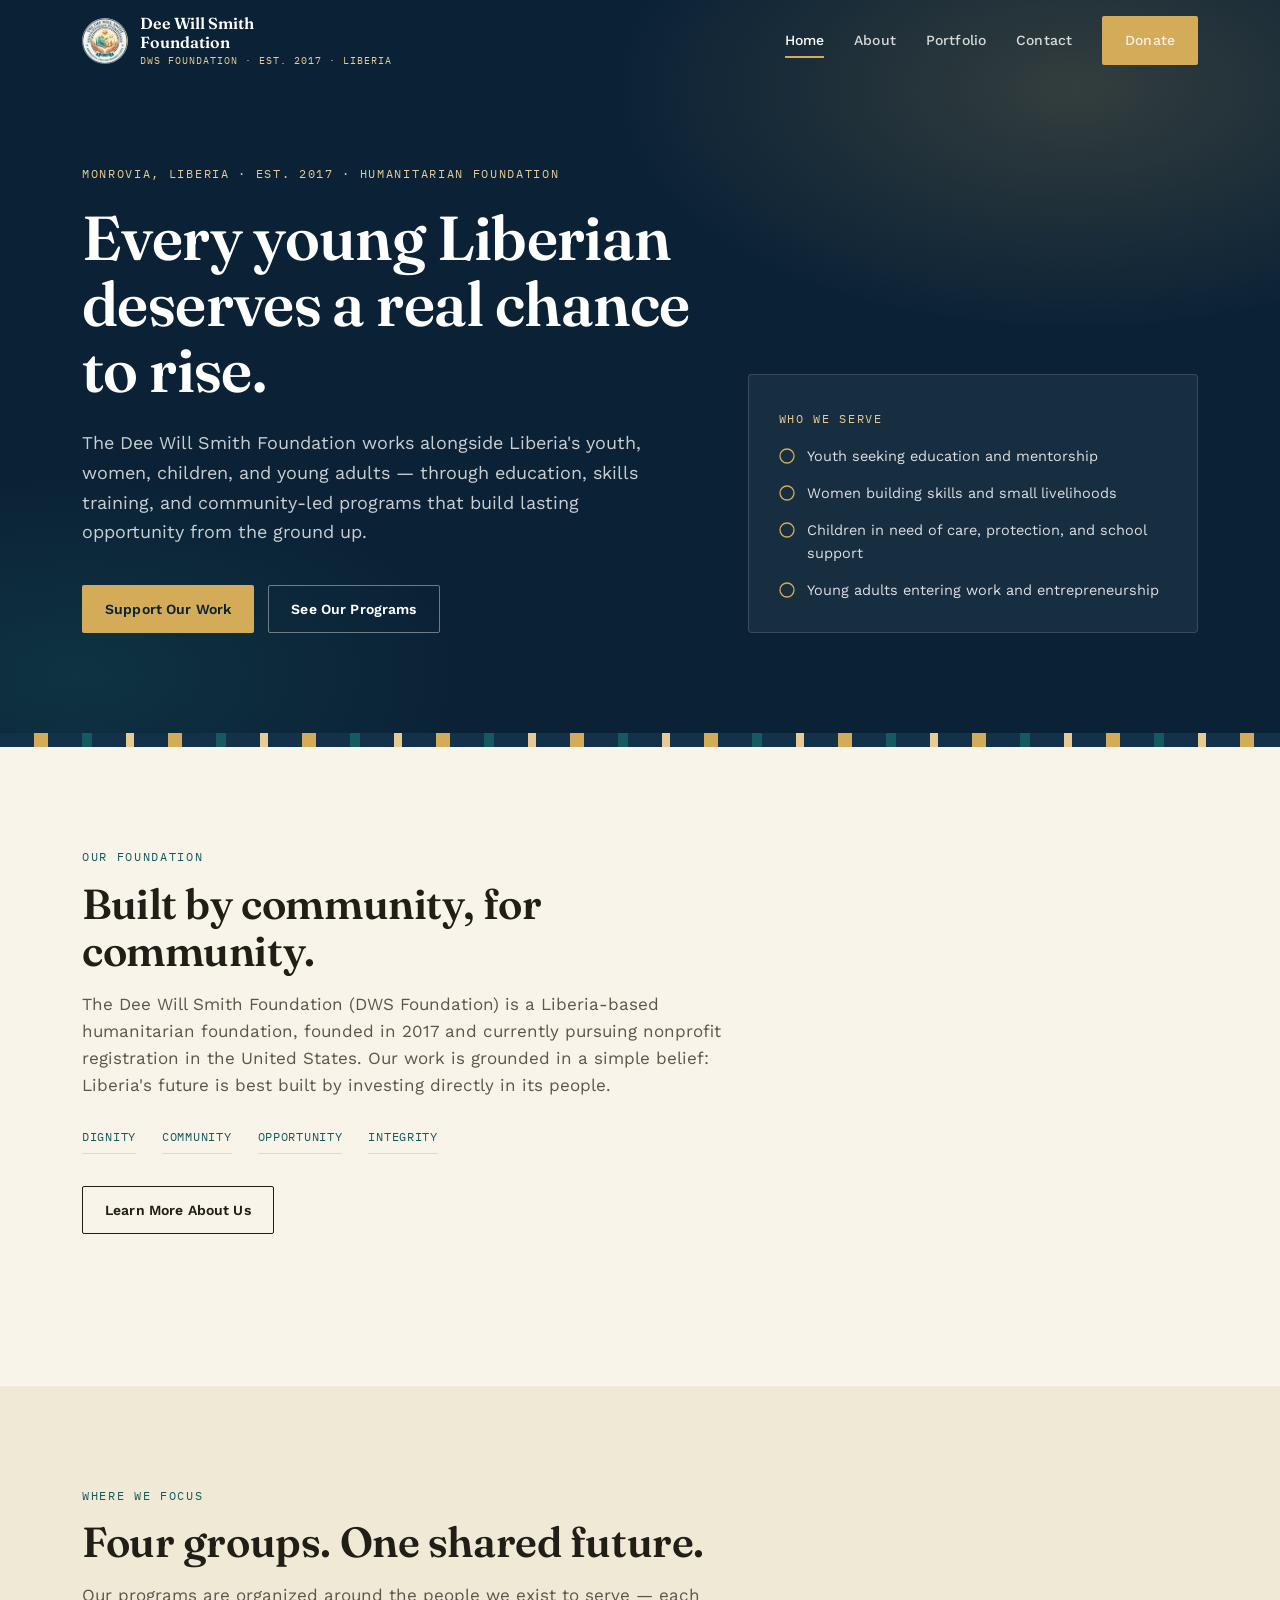
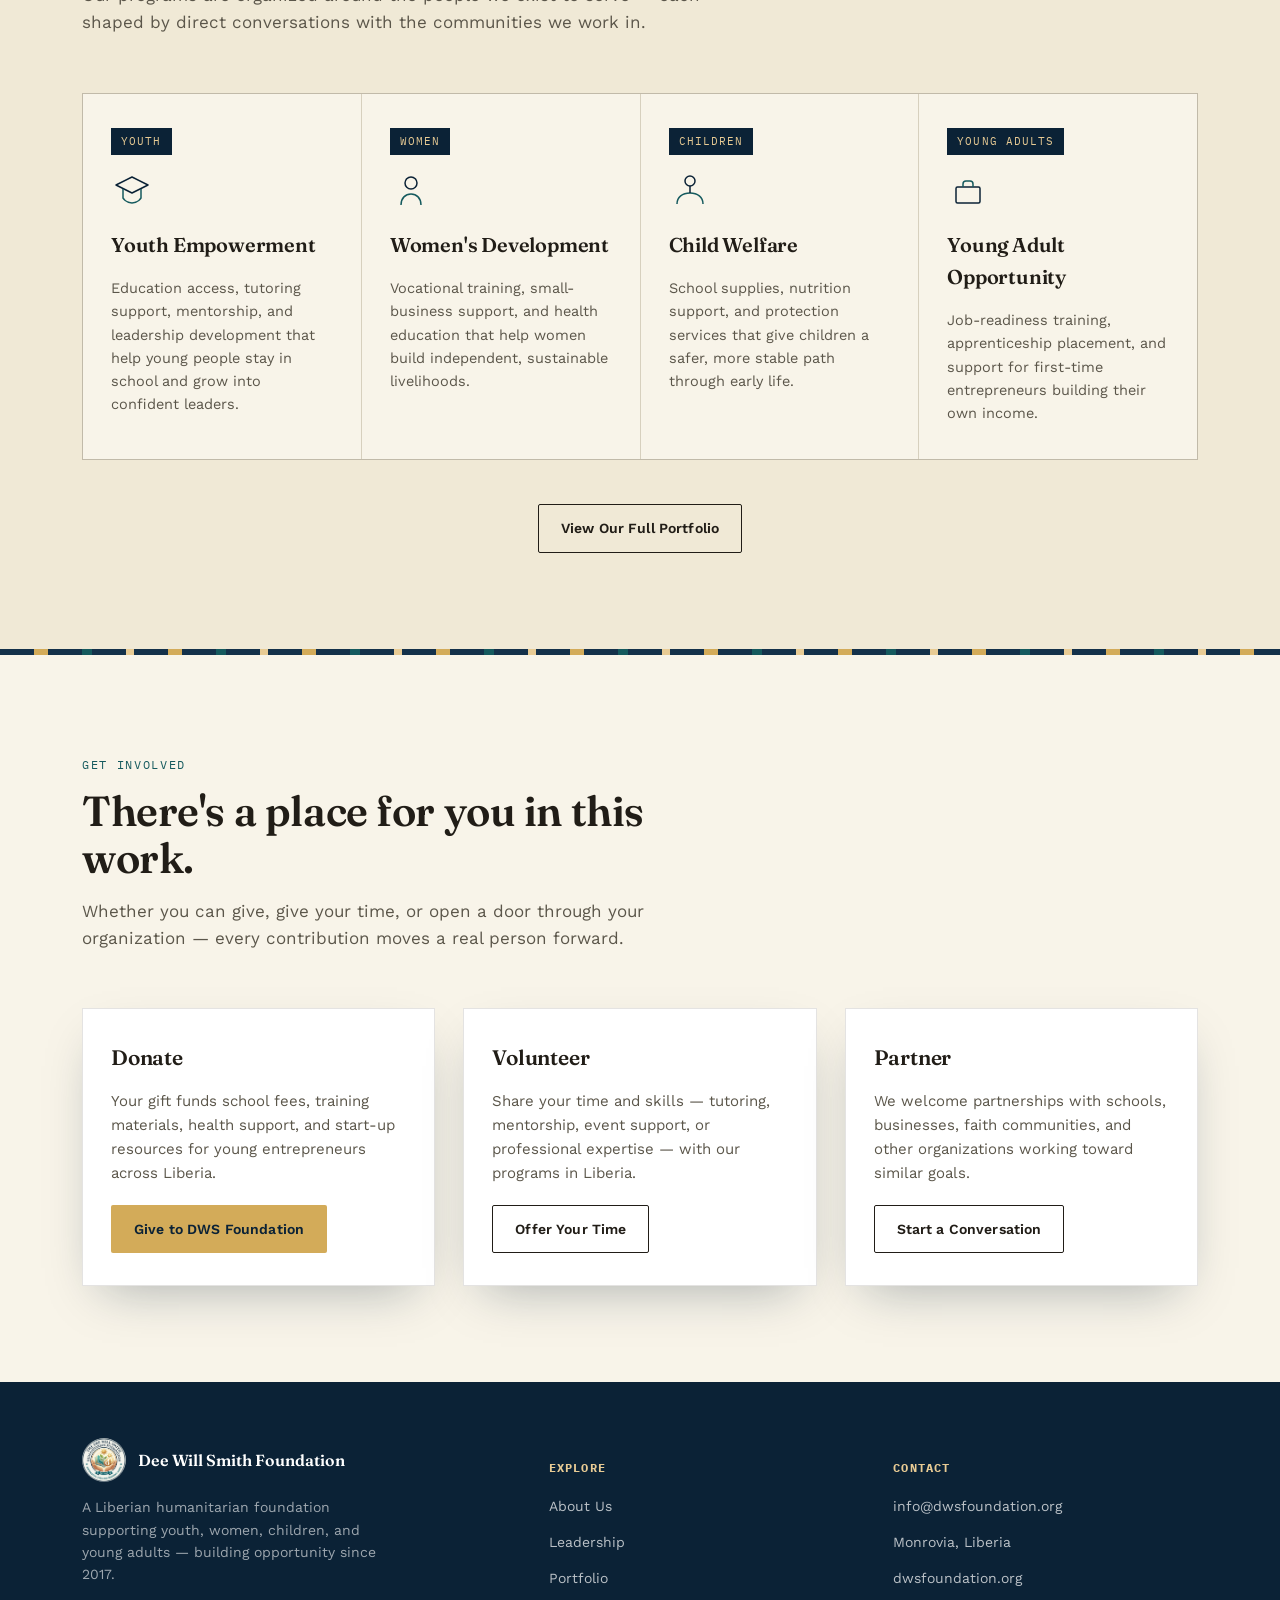
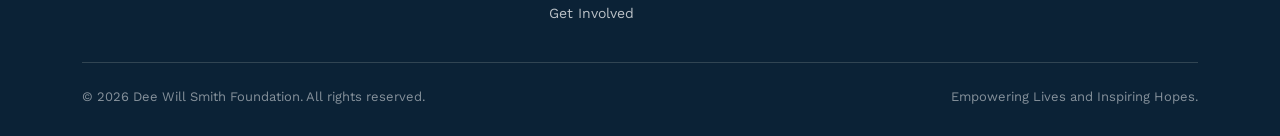
<file: index.html>
<!DOCTYPE html>
<html lang="en">
<head>
<meta charset="UTF-8">
<meta name="viewport" content="width=device-width, initial-scale=1.0">
<title>Dee Will Smith Foundation — Raising Up Liberia's Next Generation</title>
<meta name="description" content="The Dee Will Smith Foundation (DWS Foundation) is a humanitarian foundation based in Liberia, supporting youth, women, children, and young adults through education, skills training, and community programs. Est. 2017.">
<link rel="icon" type="image/png" href="dws-logo.png">
<link rel="preconnect" href="https://fonts.googleapis.com">
<link rel="preconnect" href="https://fonts.gstatic.com" crossorigin>
<link href="https://fonts.googleapis.com/css2?family=Fraunces:opsz,wght@9..144,300;9..144,400;9..144,500;9..144,600;9..144,700;9..144,900&family=Work+Sans:wght@300;400;500;600;700&family=IBM+Plex+Mono:wght@400;500&display=swap" rel="stylesheet">
<link rel="stylesheet" href="style.css">
</head>
<body>

<a class="skip-link" href="#main">Skip to content</a>

<header class="site" id="siteHeader">
  <nav>
    <a class="brand" href="index.html" aria-label="DWS Foundation home">
      <img class="brand-mark" src="dws-logo.png" alt="Dee Will Smith Foundation logo">
      <span class="brand-name">Dee Will Smith<br>Foundation<small>DWS Foundation · Est. 2017 · Liberia</small></span>
    </a>
    <button class="menu-toggle" id="menuToggle" aria-label="Toggle navigation" aria-expanded="false" aria-controls="navLinks">
      <span></span><span></span><span></span>
    </button>
    <div class="nav-links" id="navLinks">
      <a href="index.html" class="active">Home</a>
      <a href="about.html">About</a>
      <a href="portfolio.html">Portfolio</a>
      <a href="contact.html">Contact</a>
      <a class="btn btn-primary" href="contact.html#involved">Donate</a>
    </div>
  </nav>
</header>

<main id="main">

  <!-- HERO -->
  <section class="hero" id="top">
    <div class="wrap hero-inner">
      <div>
        <span class="eyebrow">Monrovia, Liberia · Est. 2017 · Humanitarian Foundation</span>
        <h1>Every young Liberian deserves a real chance to rise.</h1>
        <p class="hero-lede">The Dee Will Smith Foundation works alongside Liberia's youth, women, children, and young adults — through education, skills training, and community-led programs that build lasting opportunity from the ground up.</p>
        <div class="hero-cta">
          <a class="btn btn-primary" href="contact.html#involved">Support Our Work</a>
          <a class="btn btn-ghost-dark" href="portfolio.html">See Our Programs</a>
        </div>
      </div>
      <div class="hero-panel">
        <span class="eyebrow">Who We Serve</span>
        <ul>
          <li><svg width="16" height="16" viewBox="0 0 16 16" fill="none"><circle cx="8" cy="8" r="7" stroke="#D3AB59" stroke-width="1.3"/></svg> Youth seeking education and mentorship</li>
          <li><svg width="16" height="16" viewBox="0 0 16 16" fill="none"><circle cx="8" cy="8" r="7" stroke="#D3AB59" stroke-width="1.3"/></svg> Women building skills and small livelihoods</li>
          <li><svg width="16" height="16" viewBox="0 0 16 16" fill="none"><circle cx="8" cy="8" r="7" stroke="#D3AB59" stroke-width="1.3"/></svg> Children in need of care, protection, and school support</li>
          <li><svg width="16" height="16" viewBox="0 0 16 16" fill="none"><circle cx="8" cy="8" r="7" stroke="#D3AB59" stroke-width="1.3"/></svg> Young adults entering work and entrepreneurship</li>
        </ul>
      </div>
    </div>
  </section>
  <div class="strip-band" role="presentation"></div>

  <!-- ABOUT TEASER -->
  <section class="light" id="about-teaser">
    <div class="wrap">
      <div class="section-head reveal">
        <span class="eyebrow">Our Foundation</span>
        <h2>Built by community, for community.</h2>
        <p>The Dee Will Smith Foundation (DWS Foundation) is a Liberia-based humanitarian foundation, founded in 2017 and currently pursuing nonprofit registration in the United States. Our work is grounded in a simple belief: Liberia's future is best built by investing directly in its people.</p>
        <div class="teaser-values">
          <span>Dignity</span>
          <span>Community</span>
          <span>Opportunity</span>
          <span>Integrity</span>
        </div>
        <div class="teaser-more">
          <a class="btn btn-outline" href="about.html">Learn More About Us</a>
        </div>
      </div>
    </div>
  </section>

  <!-- PROGRAMS TEASER -->
  <section class="tint" id="programs">
    <div class="wrap">
      <div class="section-head reveal">
        <span class="eyebrow">Where We Focus</span>
        <h2>Four groups. One shared future.</h2>
        <p>Our programs are organized around the people we exist to serve — each shaped by direct conversations with the communities we work in.</p>
      </div>
      <div class="program-grid reveal">
        <div class="program-card">
          <span class="program-tag">Youth</span>
          <svg class="program-icon" viewBox="0 0 42 42" fill="none"><path d="M21 6L37 14L21 22L5 14L21 6Z" stroke="#0B2236" stroke-width="1.5" stroke-linejoin="round"/><path d="M12 18V27C12 27 15 32 21 32C27 32 30 27 30 27V18" stroke="#155A5E" stroke-width="1.5"/></svg>
          <h3>Youth Empowerment</h3>
          <p>Education access, tutoring support, mentorship, and leadership development that help young people stay in school and grow into confident leaders.</p>
        </div>
        <div class="program-card">
          <span class="program-tag">Women</span>
          <svg class="program-icon" viewBox="0 0 42 42" fill="none"><circle cx="21" cy="12" r="6" stroke="#0B2236" stroke-width="1.5"/><path d="M11 34C11 27 15.5 23 21 23C26.5 23 31 27 31 34" stroke="#155A5E" stroke-width="1.5"/></svg>
          <h3>Women's Development</h3>
          <p>Vocational training, small-business support, and health education that help women build independent, sustainable livelihoods.</p>
        </div>
        <div class="program-card">
          <span class="program-tag">Children</span>
          <svg class="program-icon" viewBox="0 0 42 42" fill="none"><circle cx="21" cy="10" r="5" stroke="#0B2236" stroke-width="1.5"/><path d="M8 33C8 26 13.5 22 21 22C28.5 22 34 26 34 33" stroke="#155A5E" stroke-width="1.5"/><path d="M21 15V22" stroke="#0B2236" stroke-width="1.5"/></svg>
          <h3>Child Welfare</h3>
          <p>School supplies, nutrition support, and protection services that give children a safer, more stable path through early life.</p>
        </div>
        <div class="program-card">
          <span class="program-tag">Young Adults</span>
          <svg class="program-icon" viewBox="0 0 42 42" fill="none"><rect x="9" y="16" width="24" height="16" rx="1.5" stroke="#0B2236" stroke-width="1.5"/><path d="M16 16V13C16 11.3431 17.3431 10 19 10H23C24.6569 10 26 11.3431 26 13V16" stroke="#155A5E" stroke-width="1.5"/></svg>
          <h3>Young Adult Opportunity</h3>
          <p>Job-readiness training, apprenticeship placement, and support for first-time entrepreneurs building their own income.</p>
        </div>
      </div>
      <div class="section-foot-link reveal">
        <a class="btn btn-outline" href="portfolio.html">View Our Full Portfolio</a>
      </div>
    </div>
  </section>
  <div class="strip-band thin" role="presentation"></div>

  <!-- GET INVOLVED TEASER -->
  <section class="light" id="involved-teaser">
    <div class="wrap">
      <div class="section-head reveal">
        <span class="eyebrow">Get Involved</span>
        <h2>There's a place for you in this work.</h2>
        <p>Whether you can give, give your time, or open a door through your organization — every contribution moves a real person forward.</p>
      </div>
      <div class="involve-grid reveal">
        <div class="involve-card">
          <h3>Donate</h3>
          <p>Your gift funds school fees, training materials, health support, and start-up resources for young entrepreneurs across Liberia.</p>
          <a class="btn btn-primary" href="contact.html#involved">Give to DWS Foundation</a>
        </div>
        <div class="involve-card">
          <h3>Volunteer</h3>
          <p>Share your time and skills — tutoring, mentorship, event support, or professional expertise — with our programs in Liberia.</p>
          <a class="btn btn-outline" href="contact.html#involved">Offer Your Time</a>
        </div>
        <div class="involve-card">
          <h3>Partner</h3>
          <p>We welcome partnerships with schools, businesses, faith communities, and other organizations working toward similar goals.</p>
          <a class="btn btn-outline" href="contact.html#involved">Start a Conversation</a>
        </div>
      </div>
    </div>
  </section>

</main>

<footer>
  <div class="wrap">
    <div class="foot-grid">
      <div>
        <div class="foot-brand">
          <img class="brand-mark" src="dws-logo.png" alt="Dee Will Smith Foundation logo" style="width:44px;height:44px;">
          <span class="brand-name">Dee Will Smith Foundation</span>
        </div>
        <p style="max-width:34ch; font-size:14px; color:rgba(255,255,255,0.6);">A Liberian humanitarian foundation supporting youth, women, children, and young adults — building opportunity since 2017.</p>
      </div>
      <div>
        <h5>Explore</h5>
        <ul>
          <li><a href="about.html">About Us</a></li>
          <li><a href="about.html#leadership">Leadership</a></li>
          <li><a href="portfolio.html">Portfolio</a></li>
          <li><a href="contact.html#involved">Get Involved</a></li>
        </ul>
      </div>
      <div>
        <h5>Contact</h5>
        <ul>
          <li><a href="mailto:info@dwsfoundation.org">info@dwsfoundation.org</a></li>
          <li><a href="contact.html">Monrovia, Liberia</a></li>
          <li><a href="index.html">dwsfoundation.org</a></li>
        </ul>
      </div>
    </div>
    <div class="foot-bottom">
      <span>© <span id="year"></span> Dee Will Smith Foundation. All rights reserved.</span>
      <span>Empowering Lives and Inspiring Hopes.</span>
    </div>
  </div>
</footer>

<script src="script.js"></script>
</body>
</html>
</file>
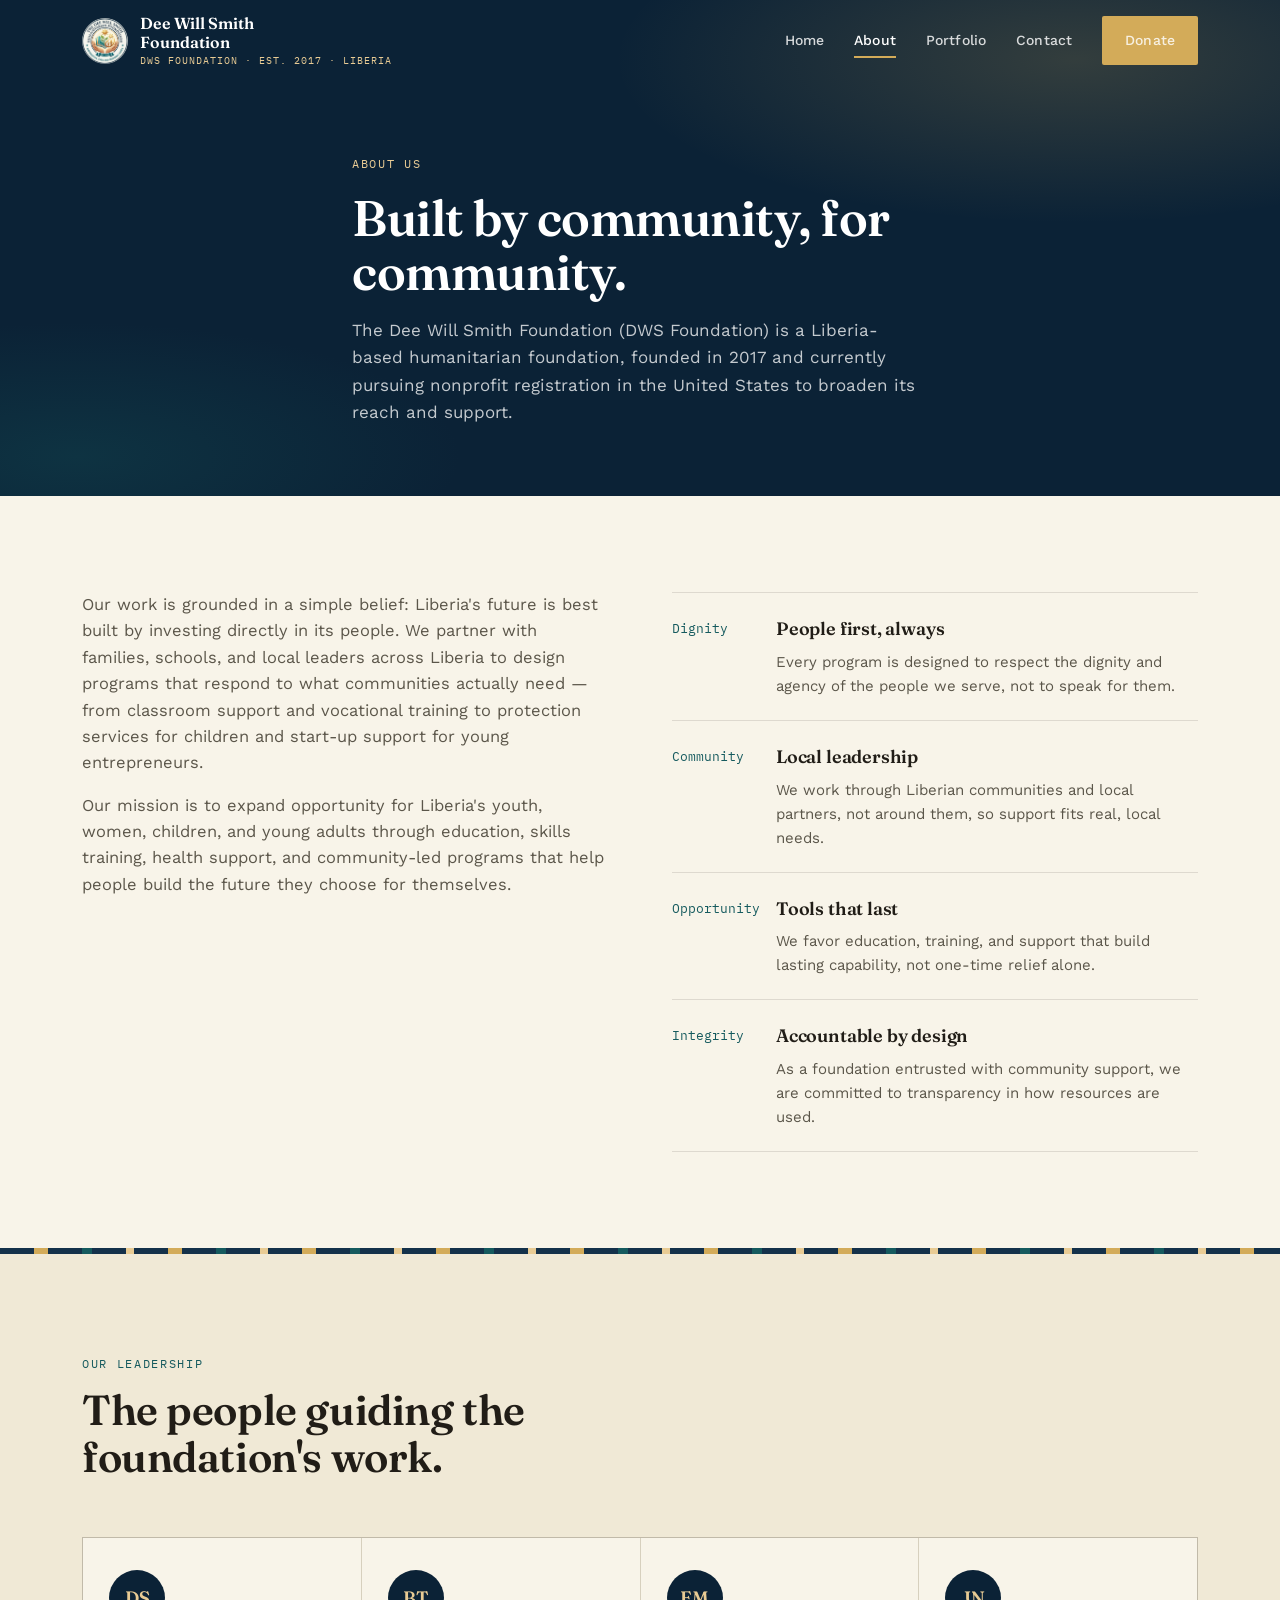
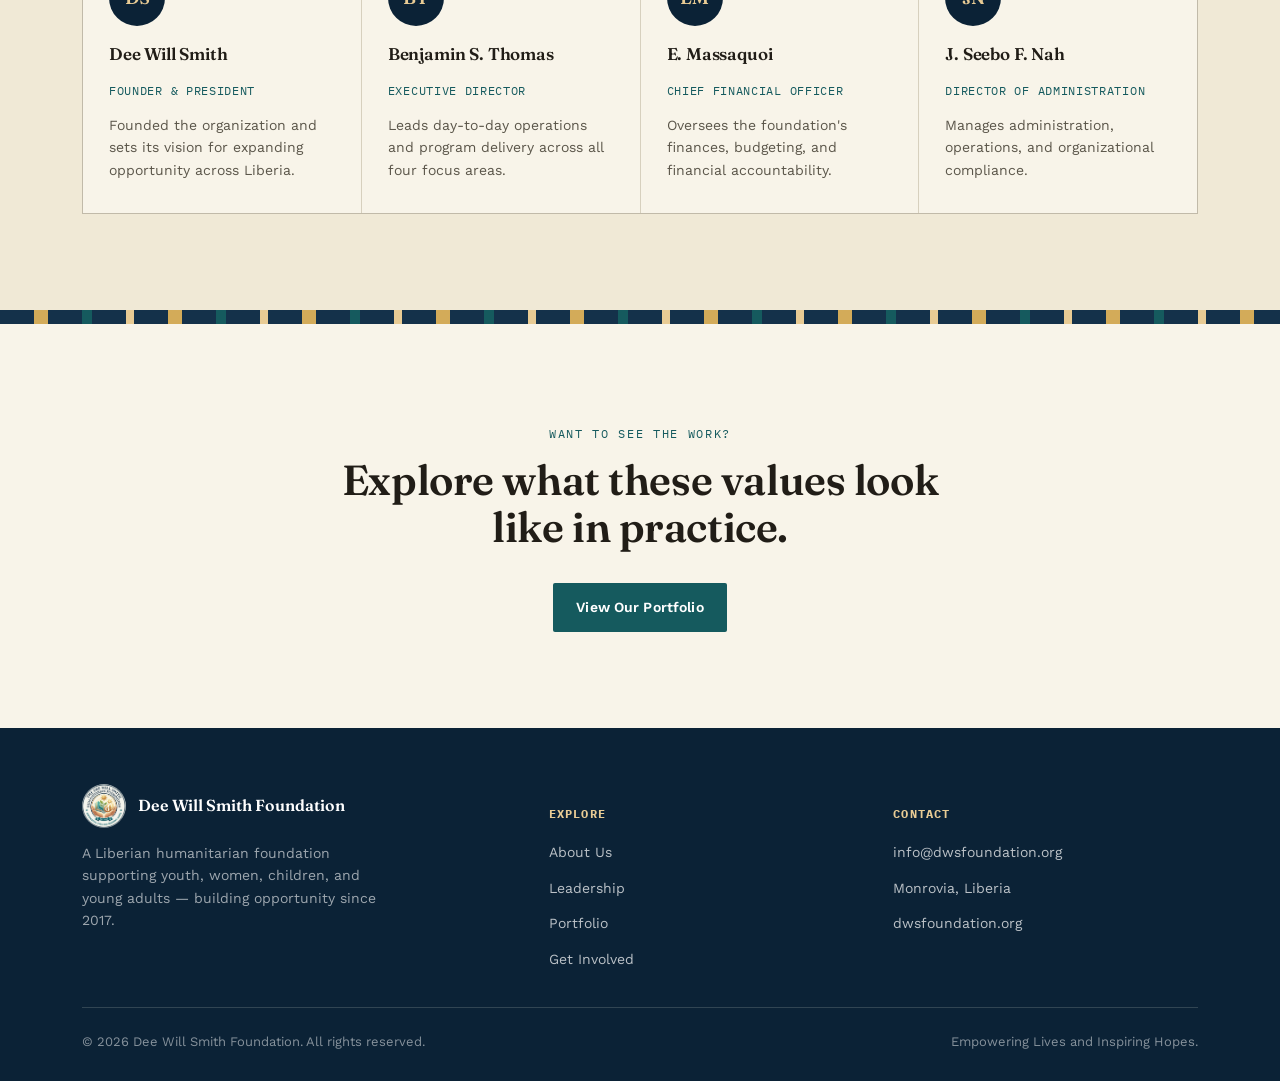
<file: about.html>
<!DOCTYPE html>
<html lang="en">
<head>
<meta charset="UTF-8">
<meta name="viewport" content="width=device-width, initial-scale=1.0">
<title>About Us — Dee Will Smith Foundation</title>
<meta name="description" content="Learn about the Dee Will Smith Foundation's mission, values, and leadership team — a Liberia-based humanitarian foundation founded in 2017.">
<link rel="icon" type="image/png" href="dws-logo.png">
<link rel="preconnect" href="https://fonts.googleapis.com">
<link rel="preconnect" href="https://fonts.gstatic.com" crossorigin>
<link href="https://fonts.googleapis.com/css2?family=Fraunces:opsz,wght@9..144,300;9..144,400;9..144,500;9..144,600;9..144,700;9..144,900&family=Work+Sans:wght@300;400;500;600;700&family=IBM+Plex+Mono:wght@400;500&display=swap" rel="stylesheet">
<link rel="stylesheet" href="style.css">
</head>
<body>

<a class="skip-link" href="#main">Skip to content</a>

<header class="site" id="siteHeader">
  <nav>
    <a class="brand" href="index.html" aria-label="DWS Foundation home">
      <img class="brand-mark" src="dws-logo.png" alt="Dee Will Smith Foundation logo">
      <span class="brand-name">Dee Will Smith<br>Foundation<small>DWS Foundation · Est. 2017 · Liberia</small></span>
    </a>
    <button class="menu-toggle" id="menuToggle" aria-label="Toggle navigation" aria-expanded="false" aria-controls="navLinks">
      <span></span><span></span><span></span>
    </button>
    <div class="nav-links" id="navLinks">
      <a href="index.html">Home</a>
      <a href="about.html" class="active">About</a>
      <a href="portfolio.html">Portfolio</a>
      <a href="contact.html">Contact</a>
      <a class="btn btn-primary" href="contact.html#involved">Donate</a>
    </div>
  </nav>
</header>

<main id="main">

  <!-- PAGE HERO -->
  <section class="page-hero">
    <div class="wrap inner">
      <span class="eyebrow">About Us</span>
      <h1>Built by community, for community.</h1>
      <p>The Dee Will Smith Foundation (DWS Foundation) is a Liberia-based humanitarian foundation, founded in 2017 and currently pursuing nonprofit registration in the United States to broaden its reach and support.</p>
    </div>
  </section>

  <!-- ABOUT -->
  <section class="light" id="about">
    <div class="wrap">
      <div class="about-grid">
        <div class="about-copy reveal">
          <p>Our work is grounded in a simple belief: Liberia's future is best built by investing directly in its people. We partner with families, schools, and local leaders across Liberia to design programs that respond to what communities actually need — from classroom support and vocational training to protection services for children and start-up support for young entrepreneurs.</p>
          <p>Our mission is to expand opportunity for Liberia's youth, women, children, and young adults through education, skills training, health support, and community-led programs that help people build the future they choose for themselves.</p>
        </div>
        <div class="values-list reveal">
          <div class="value-row">
            <span class="value-num">Dignity</span>
            <div><h4>People first, always</h4><p>Every program is designed to respect the dignity and agency of the people we serve, not to speak for them.</p></div>
          </div>
          <div class="value-row">
            <span class="value-num">Community</span>
            <div><h4>Local leadership</h4><p>We work through Liberian communities and local partners, not around them, so support fits real, local needs.</p></div>
          </div>
          <div class="value-row">
            <span class="value-num">Opportunity</span>
            <div><h4>Tools that last</h4><p>We favor education, training, and support that build lasting capability, not one-time relief alone.</p></div>
          </div>
          <div class="value-row">
            <span class="value-num">Integrity</span>
            <div><h4>Accountable by design</h4><p>As a foundation entrusted with community support, we are committed to transparency in how resources are used.</p></div>
          </div>
        </div>
      </div>
    </div>
  </section>

  <div class="strip-band thin" role="presentation"></div>

  <!-- LEADERSHIP -->
  <section class="tint" id="leadership">
    <div class="wrap">
      <div class="section-head reveal">
        <span class="eyebrow">Our Leadership</span>
        <h2>The people guiding the foundation's work.</h2>
      </div>
      <div class="leader-grid reveal">
        <div class="leader-card">
          <div class="leader-avatar">DS</div>
          <h4>Dee Will Smith</h4>
          <span class="title">Founder &amp; President</span>
          <p>Founded the organization and sets its vision for expanding opportunity across Liberia.</p>
        </div>
        <div class="leader-card">
          <div class="leader-avatar">BT</div>
          <h4>Benjamin S. Thomas</h4>
          <span class="title">Executive Director</span>
          <p>Leads day-to-day operations and program delivery across all four focus areas.</p>
        </div>
        <div class="leader-card">
          <div class="leader-avatar">EM</div>
          <h4>E. Massaquoi</h4>
          <span class="title">Chief Financial Officer</span>
          <p>Oversees the foundation's finances, budgeting, and financial accountability.</p>
        </div>
        <div class="leader-card">
          <div class="leader-avatar">JN</div>
          <h4>J. Seebo F. Nah</h4>
          <span class="title">Director of Administration</span>
          <p>Manages administration, operations, and organizational compliance.</p>
        </div>
      </div>
    </div>
  </section>

  <div class="strip-band" role="presentation"></div>

  <!-- CTA -->
  <section class="light">
    <div class="wrap" style="text-align:center;">
      <div class="section-head reveal" style="margin:0 auto 32px; text-align:center;">
        <span class="eyebrow" style="justify-content:center;">Want To See The Work?</span>
        <h2>Explore what these values look like in practice.</h2>
      </div>
      <a class="btn btn-teal reveal" href="portfolio.html">View Our Portfolio</a>
    </div>
  </section>

</main>

<footer>
  <div class="wrap">
    <div class="foot-grid">
      <div>
        <div class="foot-brand">
          <img class="brand-mark" src="dws-logo.png" alt="Dee Will Smith Foundation logo" style="width:44px;height:44px;">
          <span class="brand-name">Dee Will Smith Foundation</span>
        </div>
        <p style="max-width:34ch; font-size:14px; color:rgba(255,255,255,0.6);">A Liberian humanitarian foundation supporting youth, women, children, and young adults — building opportunity since 2017.</p>
      </div>
      <div>
        <h5>Explore</h5>
        <ul>
          <li><a href="about.html">About Us</a></li>
          <li><a href="about.html#leadership">Leadership</a></li>
          <li><a href="portfolio.html">Portfolio</a></li>
          <li><a href="contact.html#involved">Get Involved</a></li>
        </ul>
      </div>
      <div>
        <h5>Contact</h5>
        <ul>
          <li><a href="mailto:info@dwsfoundation.org">info@dwsfoundation.org</a></li>
          <li><a href="contact.html">Monrovia, Liberia</a></li>
          <li><a href="index.html">dwsfoundation.org</a></li>
        </ul>
      </div>
    </div>
    <div class="foot-bottom">
      <span>© <span id="year"></span> Dee Will Smith Foundation. All rights reserved.</span>
      <span>Empowering Lives and Inspiring Hopes.</span>
    </div>
  </div>
</footer>

<script src="script.js"></script>
</body>
</html>
</file>
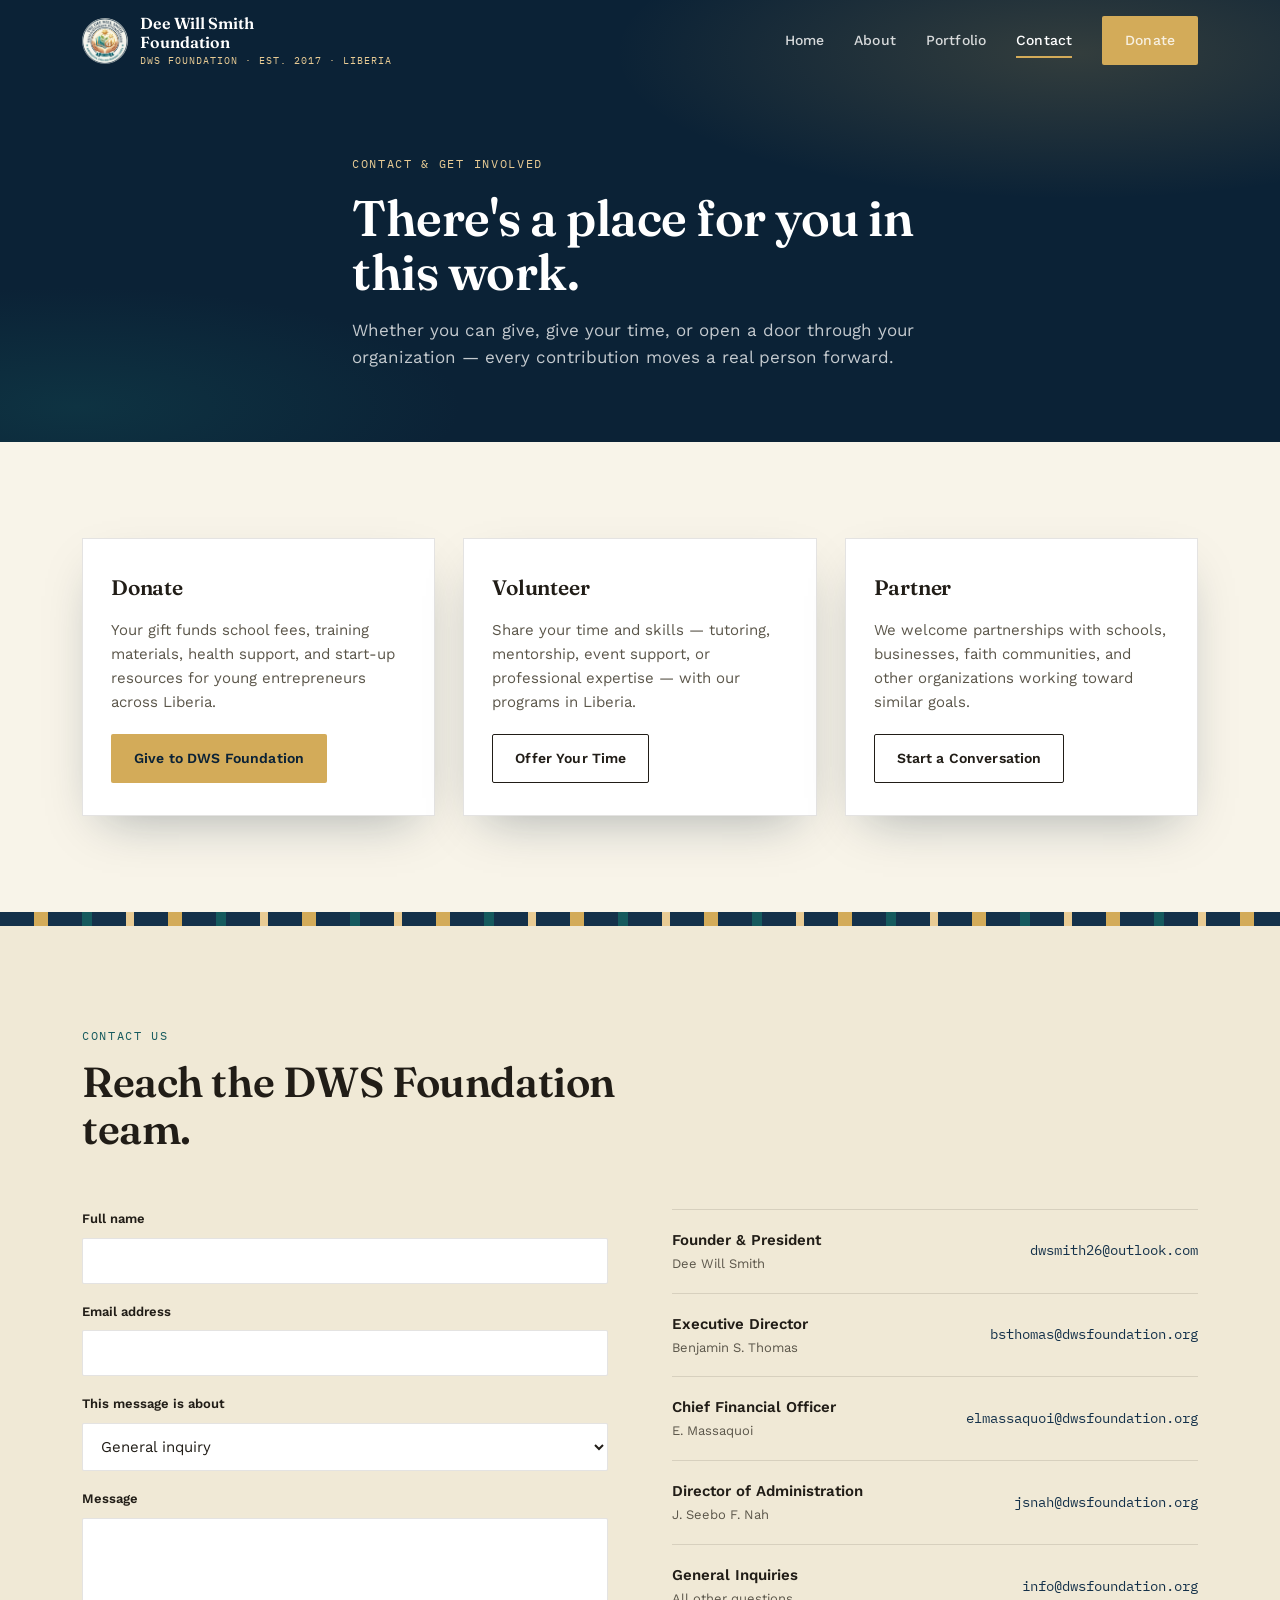
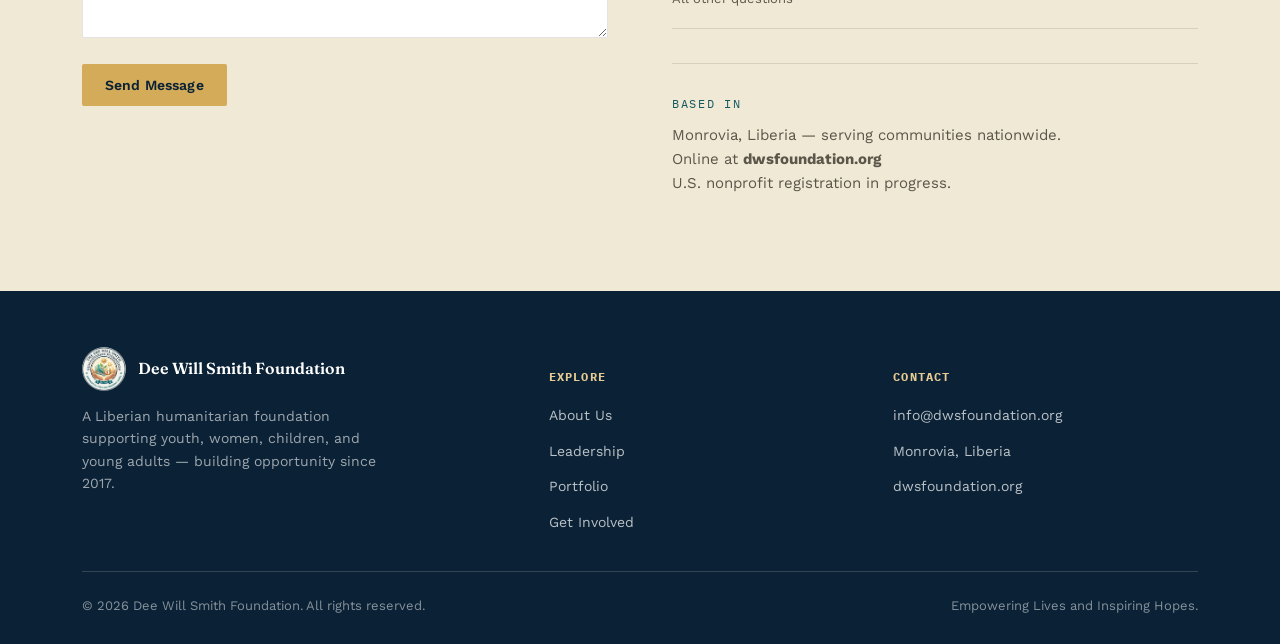
<file: contact.html>
<!DOCTYPE html>
<html lang="en">
<head>
<meta charset="UTF-8">
<meta name="viewport" content="width=device-width, initial-scale=1.0">
<title>Contact &amp; Get Involved — Dee Will Smith Foundation</title>
<meta name="description" content="Get in touch with the Dee Will Smith Foundation team, or find out how to donate, volunteer, or partner with our work in Liberia.">
<link rel="icon" type="image/png" href="dws-logo.png">
<link rel="preconnect" href="https://fonts.googleapis.com">
<link rel="preconnect" href="https://fonts.gstatic.com" crossorigin>
<link href="https://fonts.googleapis.com/css2?family=Fraunces:opsz,wght@9..144,300;9..144,400;9..144,500;9..144,600;9..144,700;9..144,900&family=Work+Sans:wght@300;400;500;600;700&family=IBM+Plex+Mono:wght@400;500&display=swap" rel="stylesheet">
<link rel="stylesheet" href="style.css">
</head>
<body>

<a class="skip-link" href="#main">Skip to content</a>

<header class="site" id="siteHeader">
  <nav>
    <a class="brand" href="index.html" aria-label="DWS Foundation home">
      <img class="brand-mark" src="dws-logo.png" alt="Dee Will Smith Foundation logo">
      <span class="brand-name">Dee Will Smith<br>Foundation<small>DWS Foundation · Est. 2017 · Liberia</small></span>
    </a>
    <button class="menu-toggle" id="menuToggle" aria-label="Toggle navigation" aria-expanded="false" aria-controls="navLinks">
      <span></span><span></span><span></span>
    </button>
    <div class="nav-links" id="navLinks">
      <a href="index.html">Home</a>
      <a href="about.html">About</a>
      <a href="portfolio.html">Portfolio</a>
      <a href="contact.html" class="active">Contact</a>
      <a class="btn btn-primary" href="#involved">Donate</a>
    </div>
  </nav>
</header>

<main id="main">

  <!-- PAGE HERO -->
  <section class="page-hero">
    <div class="wrap inner">
      <span class="eyebrow">Contact &amp; Get Involved</span>
      <h1>There's a place for you in this work.</h1>
      <p>Whether you can give, give your time, or open a door through your organization — every contribution moves a real person forward.</p>
    </div>
  </section>

  <!-- GET INVOLVED -->
  <section class="light" id="involved">
    <div class="wrap">
      <div class="involve-grid reveal">
        <div class="involve-card">
          <h3>Donate</h3>
          <p>Your gift funds school fees, training materials, health support, and start-up resources for young entrepreneurs across Liberia.</p>
          <a class="btn btn-primary" href="mailto:info@dwsfoundation.org?subject=Donation%20Inquiry%20-%20DWS%20Foundation">Give to DWS Foundation</a>
        </div>
        <div class="involve-card">
          <h3>Volunteer</h3>
          <p>Share your time and skills — tutoring, mentorship, event support, or professional expertise — with our programs in Liberia.</p>
          <a class="btn btn-outline" href="mailto:info@dwsfoundation.org?subject=Volunteer%20Inquiry%20-%20DWS%20Foundation">Offer Your Time</a>
        </div>
        <div class="involve-card">
          <h3>Partner</h3>
          <p>We welcome partnerships with schools, businesses, faith communities, and other organizations working toward similar goals.</p>
          <a class="btn btn-outline" href="mailto:bsthomas@dwsfoundation.org?subject=Partnership%20Inquiry%20-%20DWS%20Foundation">Start a Conversation</a>
        </div>
      </div>
    </div>
  </section>
  <div class="strip-band" role="presentation"></div>

  <!-- CONTACT -->
  <section class="tint" id="contact">
    <div class="wrap">
      <div class="section-head reveal">
        <span class="eyebrow">Contact Us</span>
        <h2>Reach the DWS Foundation team.</h2>
      </div>
      <div class="contact-grid">
        <form class="reveal" id="contactForm" action="#" method="post">
          <div class="field">
            <label for="name">Full name</label>
            <input type="text" id="name" name="name" required>
          </div>
          <div class="field">
            <label for="email">Email address</label>
            <input type="email" id="email" name="email" required>
          </div>
          <div class="field">
            <label for="reason">This message is about</label>
            <select id="reason" name="reason">
              <option>General inquiry</option>
              <option>Donation</option>
              <option>Volunteering</option>
              <option>Partnership</option>
              <option>Media</option>
            </select>
          </div>
          <div class="field">
            <label for="message">Message</label>
            <textarea id="message" name="message" required></textarea>
          </div>
          <button type="submit" class="btn btn-primary">Send Message</button>
        </form>

        <div class="reveal">
          <ul class="contact-list">
            <li>
              <div class="role">Founder &amp; President<span>Dee Will Smith</span></div>
              <a class="mail" href="mailto:dwsmith26@outlook.com">dwsmith26@outlook.com</a>
            </li>
            <li>
              <div class="role">Executive Director<span>Benjamin S. Thomas</span></div>
              <a class="mail" href="mailto:bsthomas@dwsfoundation.org">bsthomas@dwsfoundation.org</a>
            </li>
            <li>
              <div class="role">Chief Financial Officer<span>E. Massaquoi</span></div>
              <a class="mail" href="mailto:elmassaquoi@dwsfoundation.org">elmassaquoi@dwsfoundation.org</a>
            </li>
            <li>
              <div class="role">Director of Administration<span>J. Seebo F. Nah</span></div>
              <a class="mail" href="mailto:jsnah@dwsfoundation.org">jsnah@dwsfoundation.org</a>
            </li>
            <li>
              <div class="role">General Inquiries<span>All other questions</span></div>
              <a class="mail" href="mailto:info@dwsfoundation.org">info@dwsfoundation.org</a>
            </li>
          </ul>

          <div class="addr-block">
            <span class="eyebrow">Based In</span>
            <p>Monrovia, Liberia — serving communities nationwide.<br>
            Online at <strong>dwsfoundation.org</strong><br>
            U.S. nonprofit registration in progress.</p>
          </div>
        </div>
      </div>
    </div>
  </section>

</main>

<footer>
  <div class="wrap">
    <div class="foot-grid">
      <div>
        <div class="foot-brand">
          <img class="brand-mark" src="dws-logo.png" alt="Dee Will Smith Foundation logo" style="width:44px;height:44px;">
          <span class="brand-name">Dee Will Smith Foundation</span>
        </div>
        <p style="max-width:34ch; font-size:14px; color:rgba(255,255,255,0.6);">A Liberian humanitarian foundation supporting youth, women, children, and young adults — building opportunity since 2017.</p>
      </div>
      <div>
        <h5>Explore</h5>
        <ul>
          <li><a href="about.html">About Us</a></li>
          <li><a href="about.html#leadership">Leadership</a></li>
          <li><a href="portfolio.html">Portfolio</a></li>
          <li><a href="contact.html#involved">Get Involved</a></li>
        </ul>
      </div>
      <div>
        <h5>Contact</h5>
        <ul>
          <li><a href="mailto:info@dwsfoundation.org">info@dwsfoundation.org</a></li>
          <li><a href="contact.html">Monrovia, Liberia</a></li>
          <li><a href="index.html">dwsfoundation.org</a></li>
        </ul>
      </div>
    </div>
    <div class="foot-bottom">
      <span>© <span id="year"></span> Dee Will Smith Foundation. All rights reserved.</span>
      <span>Empowering Lives and Inspiring Hopes.</span>
    </div>
  </div>
</footer>

<script src="script.js"></script>
</body>
</html>
</file>
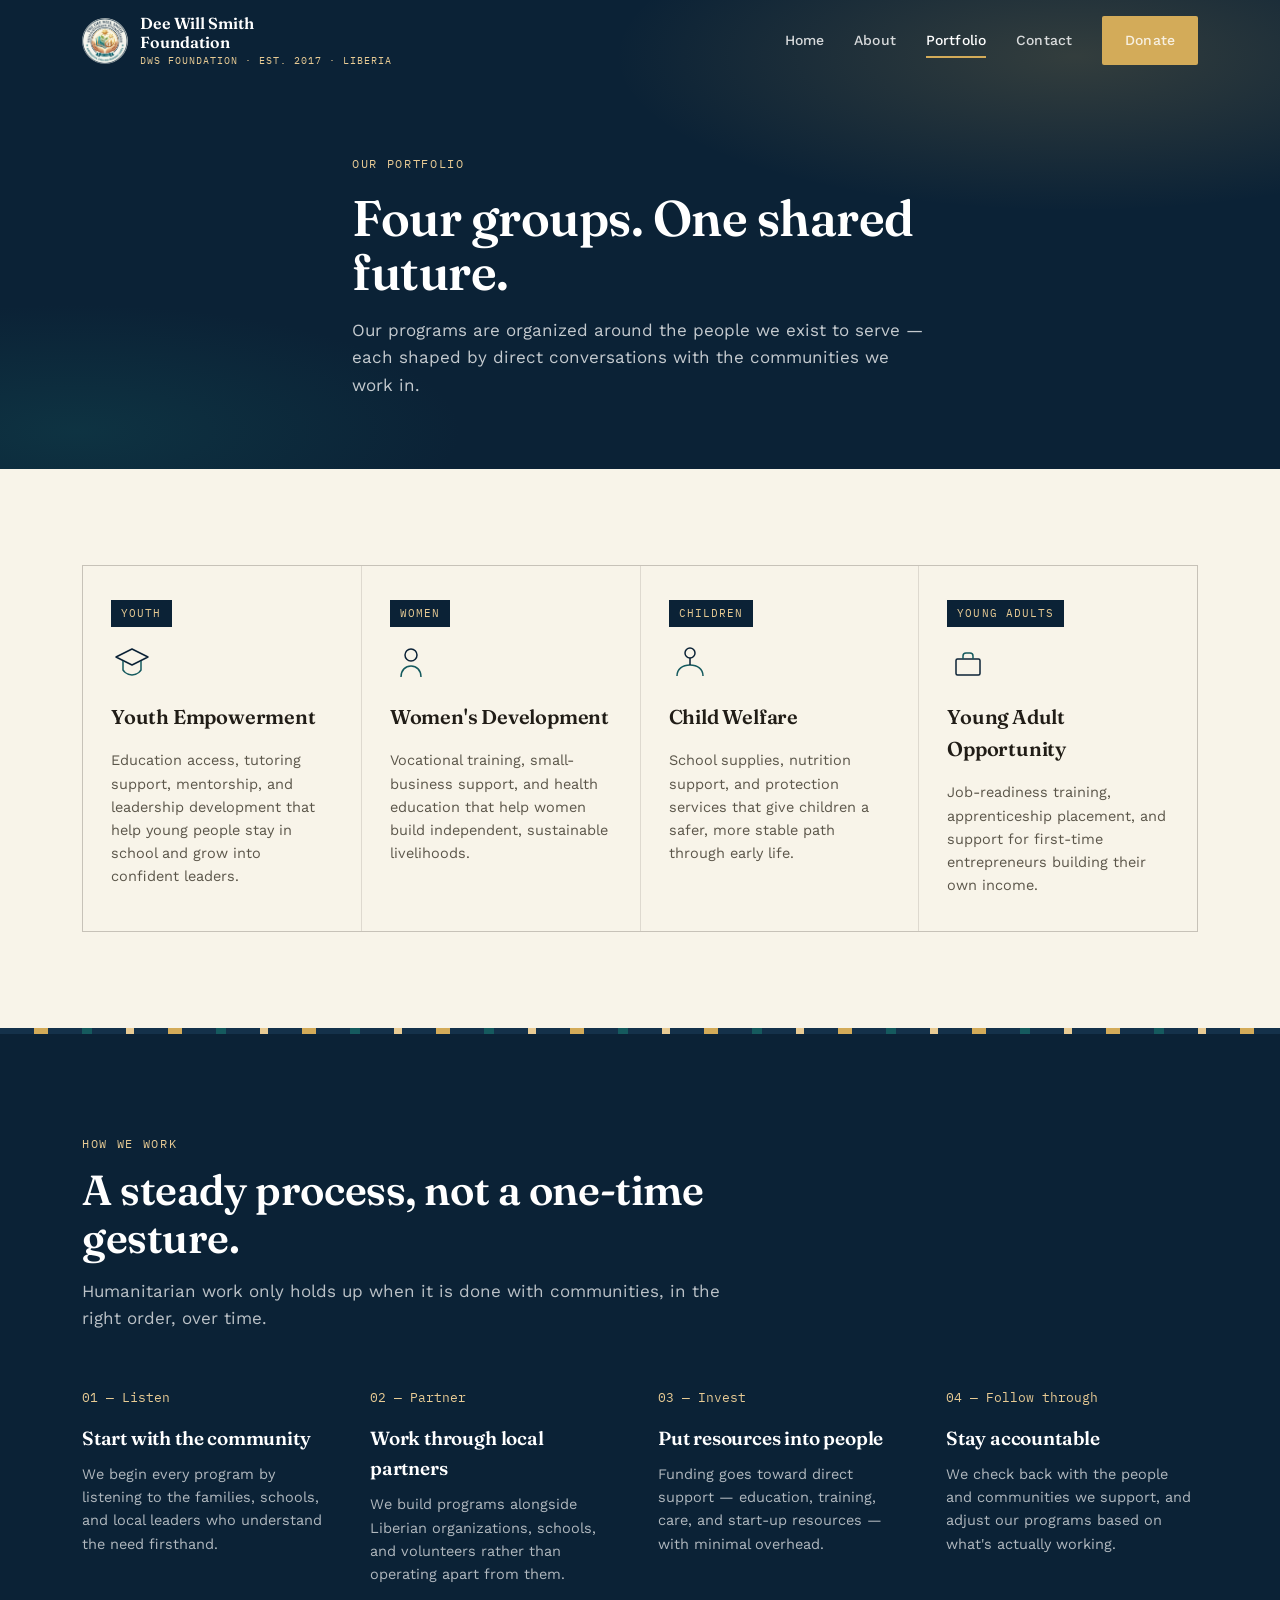
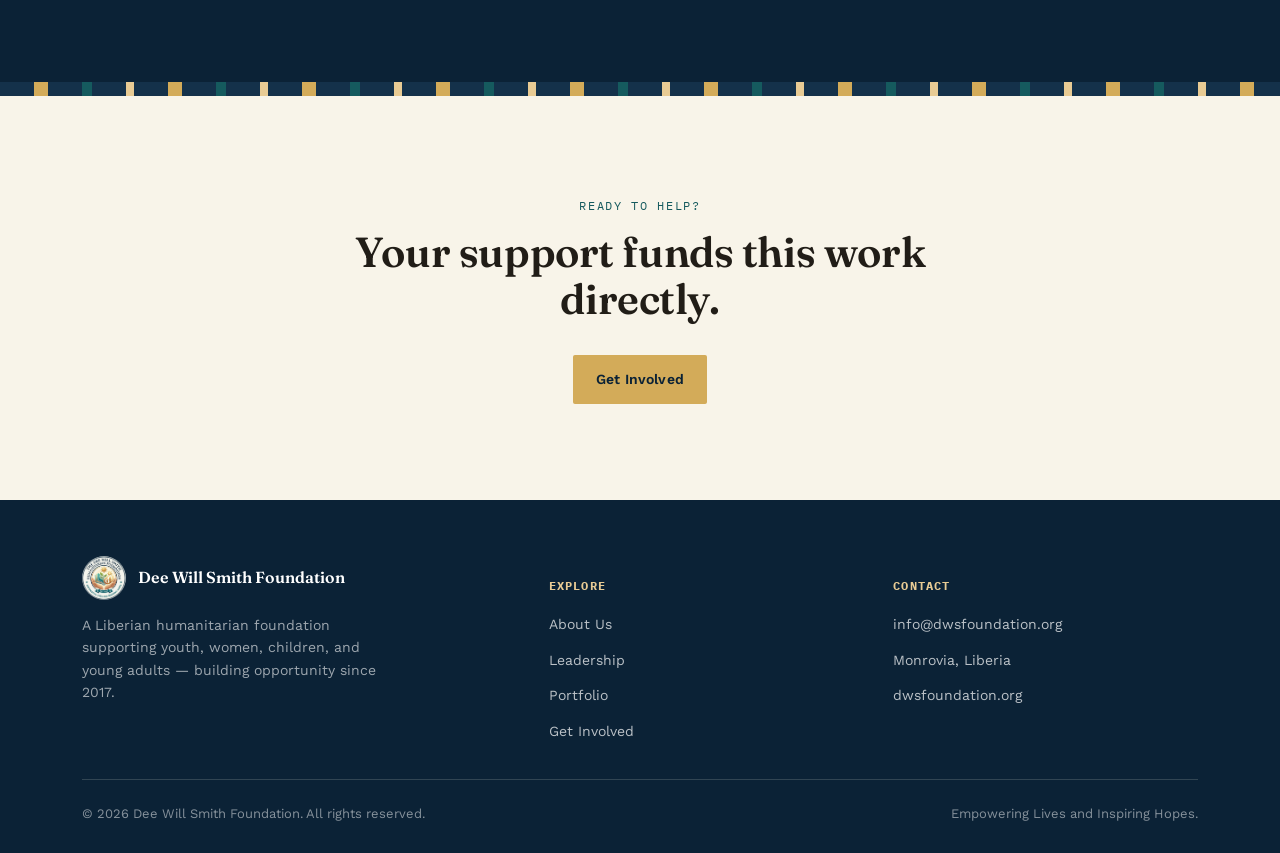
<file: portfolio[1].html>
<!DOCTYPE html>
<html lang="en">
<head>
<meta charset="UTF-8">
<meta name="viewport" content="width=device-width, initial-scale=1.0">
<title>Our Portfolio — Dee Will Smith Foundation</title>
<meta name="description" content="Explore the Dee Will Smith Foundation's four program areas — Youth Empowerment, Women's Development, Child Welfare, and Young Adult Opportunity — and how we work.">
<link rel="icon" type="image/png" href="dws-logo.png">
<link rel="preconnect" href="https://fonts.googleapis.com">
<link rel="preconnect" href="https://fonts.gstatic.com" crossorigin>
<link href="https://fonts.googleapis.com/css2?family=Fraunces:opsz,wght@9..144,300;9..144,400;9..144,500;9..144,600;9..144,700;9..144,900&family=Work+Sans:wght@300;400;500;600;700&family=IBM+Plex+Mono:wght@400;500&display=swap" rel="stylesheet">
<link rel="stylesheet" href="style.css">
</head>
<body>

<a class="skip-link" href="#main">Skip to content</a>

<header class="site" id="siteHeader">
  <nav>
    <a class="brand" href="index.html" aria-label="DWS Foundation home">
      <img class="brand-mark" src="dws-logo.png" alt="Dee Will Smith Foundation logo">
      <span class="brand-name">Dee Will Smith<br>Foundation<small>DWS Foundation · Est. 2017 · Liberia</small></span>
    </a>
    <button class="menu-toggle" id="menuToggle" aria-label="Toggle navigation" aria-expanded="false" aria-controls="navLinks">
      <span></span><span></span><span></span>
    </button>
    <div class="nav-links" id="navLinks">
      <a href="index.html">Home</a>
      <a href="about.html">About</a>
      <a href="portfolio.html" class="active">Portfolio</a>
      <a href="contact.html">Contact</a>
      <a class="btn btn-primary" href="contact.html#involved">Donate</a>
    </div>
  </nav>
</header>

<main id="main">

  <!-- PAGE HERO -->
  <section class="page-hero">
    <div class="wrap inner">
      <span class="eyebrow">Our Portfolio</span>
      <h1>Four groups. One shared future.</h1>
      <p>Our programs are organized around the people we exist to serve — each shaped by direct conversations with the communities we work in.</p>
    </div>
  </section>

  <!-- PROGRAMS -->
  <section class="light" id="programs">
    <div class="wrap">
      <div class="program-grid reveal">
        <div class="program-card">
          <span class="program-tag">Youth</span>
          <svg class="program-icon" viewBox="0 0 42 42" fill="none"><path d="M21 6L37 14L21 22L5 14L21 6Z" stroke="#0B2236" stroke-width="1.5" stroke-linejoin="round"/><path d="M12 18V27C12 27 15 32 21 32C27 32 30 27 30 27V18" stroke="#155A5E" stroke-width="1.5"/></svg>
          <h3>Youth Empowerment</h3>
          <p>Education access, tutoring support, mentorship, and leadership development that help young people stay in school and grow into confident leaders.</p>
        </div>
        <div class="program-card">
          <span class="program-tag">Women</span>
          <svg class="program-icon" viewBox="0 0 42 42" fill="none"><circle cx="21" cy="12" r="6" stroke="#0B2236" stroke-width="1.5"/><path d="M11 34C11 27 15.5 23 21 23C26.5 23 31 27 31 34" stroke="#155A5E" stroke-width="1.5"/></svg>
          <h3>Women's Development</h3>
          <p>Vocational training, small-business support, and health education that help women build independent, sustainable livelihoods.</p>
        </div>
        <div class="program-card">
          <span class="program-tag">Children</span>
          <svg class="program-icon" viewBox="0 0 42 42" fill="none"><circle cx="21" cy="10" r="5" stroke="#0B2236" stroke-width="1.5"/><path d="M8 33C8 26 13.5 22 21 22C28.5 22 34 26 34 33" stroke="#155A5E" stroke-width="1.5"/><path d="M21 15V22" stroke="#0B2236" stroke-width="1.5"/></svg>
          <h3>Child Welfare</h3>
          <p>School supplies, nutrition support, and protection services that give children a safer, more stable path through early life.</p>
        </div>
        <div class="program-card">
          <span class="program-tag">Young Adults</span>
          <svg class="program-icon" viewBox="0 0 42 42" fill="none"><rect x="9" y="16" width="24" height="16" rx="1.5" stroke="#0B2236" stroke-width="1.5"/><path d="M16 16V13C16 11.3431 17.3431 10 19 10H23C24.6569 10 26 11.3431 26 13V16" stroke="#155A5E" stroke-width="1.5"/></svg>
          <h3>Young Adult Opportunity</h3>
          <p>Job-readiness training, apprenticeship placement, and support for first-time entrepreneurs building their own income.</p>
        </div>
      </div>
    </div>
  </section>
  <div class="strip-band thin" role="presentation"></div>

  <!-- APPROACH -->
  <section class="dark" id="approach">
    <div class="wrap">
      <div class="section-head reveal">
        <span class="eyebrow">How We Work</span>
        <h2>A steady process, not a one-time gesture.</h2>
        <p>Humanitarian work only holds up when it is done with communities, in the right order, over time.</p>
      </div>
      <div class="approach-list reveal">
        <div class="approach-item">
          <span class="step">01 — Listen</span>
          <h4>Start with the community</h4>
          <p>We begin every program by listening to the families, schools, and local leaders who understand the need firsthand.</p>
        </div>
        <div class="approach-item">
          <span class="step">02 — Partner</span>
          <h4>Work through local partners</h4>
          <p>We build programs alongside Liberian organizations, schools, and volunteers rather than operating apart from them.</p>
        </div>
        <div class="approach-item">
          <span class="step">03 — Invest</span>
          <h4>Put resources into people</h4>
          <p>Funding goes toward direct support — education, training, care, and start-up resources — with minimal overhead.</p>
        </div>
        <div class="approach-item">
          <span class="step">04 — Follow through</span>
          <h4>Stay accountable</h4>
          <p>We check back with the people and communities we support, and adjust our programs based on what's actually working.</p>
        </div>
      </div>
    </div>
  </section>

  <div class="strip-band" role="presentation"></div>

  <!-- CTA -->
  <section class="light">
    <div class="wrap" style="text-align:center;">
      <div class="section-head reveal" style="margin:0 auto 32px; text-align:center;">
        <span class="eyebrow" style="justify-content:center;">Ready To Help?</span>
        <h2>Your support funds this work directly.</h2>
      </div>
      <a class="btn btn-primary reveal" href="contact.html#involved">Get Involved</a>
    </div>
  </section>

</main>

<footer>
  <div class="wrap">
    <div class="foot-grid">
      <div>
        <div class="foot-brand">
          <img class="brand-mark" src="dws-logo.png" alt="Dee Will Smith Foundation logo" style="width:44px;height:44px;">
          <span class="brand-name">Dee Will Smith Foundation</span>
        </div>
        <p style="max-width:34ch; font-size:14px; color:rgba(255,255,255,0.6);">A Liberian humanitarian foundation supporting youth, women, children, and young adults — building opportunity since 2017.</p>
      </div>
      <div>
        <h5>Explore</h5>
        <ul>
          <li><a href="about.html">About Us</a></li>
          <li><a href="about.html#leadership">Leadership</a></li>
          <li><a href="portfolio.html">Portfolio</a></li>
          <li><a href="contact.html#involved">Get Involved</a></li>
        </ul>
      </div>
      <div>
        <h5>Contact</h5>
        <ul>
          <li><a href="mailto:info@dwsfoundation.org">info@dwsfoundation.org</a></li>
          <li><a href="contact.html">Monrovia, Liberia</a></li>
          <li><a href="index.html">dwsfoundation.org</a></li>
        </ul>
      </div>
    </div>
    <div class="foot-bottom">
      <span>© <span id="year"></span> Dee Will Smith Foundation. All rights reserved.</span>
      <span>Empowering Lives and Inspiring Hopes.</span>
    </div>
  </div>
</footer>

<script src="script.js"></script>
</body>
</html>
</file>
<file: style.css>
:root{
    --navy-900:#0B2236;
    --navy-800:#14314A;
    --navy-700:#1D3F5C;
    --gold-500:#D3AB59;
    --gold-300:#E8CB94;
    --teal-600:#155A5E;
    --teal-500:#2C7F7D;
    --brown-500:#9C6B47;
    --sage-600:#5C7A52;
    --paper-50:#F8F4E9;
    --paper-100:#F0E9D6;
    --ink-900:#211D17;
    --ink-600:#5B564A;
    --line:rgba(33,29,23,0.12);
    --line-dark:rgba(248,244,233,0.16);
    --shadow: 0 20px 50px -20px rgba(11,34,54,0.35);
    --maxw: 1180px;
  }

  *{box-sizing:border-box;}
  html{scroll-behavior:smooth;}
  @media (prefers-reduced-motion: reduce){
    html{scroll-behavior:auto;}
    *{animation-duration:0.001ms !important; animation-iteration-count:1 !important; transition-duration:0.001ms !important; scroll-behavior:auto !important;}
  }

  body{
    margin:0;
    background:var(--paper-50);
    color:var(--ink-900);
    font-family:'Work Sans', sans-serif;
    font-size:16px;
    line-height:1.6;
    -webkit-font-smoothing:antialiased;
  }

  h1,h2,h3,h4{
    font-family:'Fraunces', serif;
    font-weight:600;
    margin:0;
    letter-spacing:-0.01em;
    color:var(--ink-900);
  }

  p{margin:0;}
  a{color:inherit; text-decoration:none;}
  img{max-width:100%; display:block;}

  .eyebrow{
    font-family:'IBM Plex Mono', monospace;
    font-size:12px;
    letter-spacing:0.14em;
    text-transform:uppercase;
    display:inline-flex;
    align-items:center;
    gap:8px;
  }

  .wrap{
    max-width:var(--maxw);
    margin:0 auto;
    padding:0 32px;
  }
  @media (max-width:720px){ .wrap{padding:0 20px;} }

  /* ---------- Woven strip motif (signature element, drawn from the seal's ring/banner rhythm) ---------- */
  .strip-band{
    height:14px;
    width:100%;
    background:repeating-linear-gradient(
      90deg,
      var(--navy-800) 0 34px,
      var(--gold-500) 34px 48px,
      var(--navy-800) 48px 82px,
      var(--teal-600) 82px 92px,
      var(--navy-800) 92px 126px,
      var(--gold-300) 126px 134px
    );
  }
  .strip-band.thin{height:6px;}

  /* ---------- Nav ---------- */
  header.site{
    position:fixed; top:0; left:0; right:0; z-index:100;
    background:rgba(11,34,54,0.0);
    transition:background .35s ease, box-shadow .35s ease;
  }
  header.site.scrolled{
    background:rgba(11,34,54,0.95);
    backdrop-filter:blur(8px);
    box-shadow:0 8px 24px -12px rgba(0,0,0,0.4);
  }
  nav{
    max-width:var(--maxw);
    margin:0 auto;
    padding:14px 32px;
    display:flex;
    align-items:center;
    justify-content:space-between;
  }
  @media (max-width:720px){ nav{padding:12px 20px;} }

  .brand{
    display:flex;
    align-items:center;
    gap:12px;
    color:#fff;
  }
  .brand-mark{ width:46px; height:46px; flex-shrink:0; border-radius:50%; }
  .brand-name{
    font-family:'Fraunces', serif;
    font-weight:600;
    font-size:16px;
    line-height:1.2;
    color:#fff;
  }
  .brand-name small{
    display:block;
    font-family:'IBM Plex Mono', monospace;
    font-size:10px;
    letter-spacing:0.1em;
    font-weight:400;
    color:var(--gold-300);
    text-transform:uppercase;
    margin-top:3px;
  }

  .nav-links{
    display:flex;
    align-items:center;
    gap:30px;
  }
  .nav-links a{
    color:rgba(255,255,255,0.82);
    font-size:14px;
    font-weight:500;
    letter-spacing:0.01em;
    transition:color .2s ease;
  }
  .nav-links a:hover, .nav-links a:focus-visible{color:#fff;}

  .btn{
    display:inline-flex;
    align-items:center;
    justify-content:center;
    gap:8px;
    padding:12px 22px;
    border-radius:2px;
    font-family:'Work Sans', sans-serif;
    font-weight:600;
    font-size:14px;
    letter-spacing:0.01em;
    cursor:pointer;
    border:1px solid transparent;
    transition:transform .2s ease, background .2s ease, color .2s ease, border-color .2s ease;
  }
  .btn:focus-visible{outline:2px solid var(--gold-500); outline-offset:3px;}
  .btn-primary{ background:var(--gold-500); color:var(--navy-900); }
  .btn-primary:hover{ background:var(--gold-300); transform:translateY(-1px); }
  .btn-ghost-dark{ border-color:rgba(255,255,255,0.4); color:#fff; }
  .btn-ghost-dark:hover{ border-color:#fff; background:rgba(255,255,255,0.08); }
  .btn-outline{ border-color:var(--ink-900); color:var(--ink-900); }
  .btn-outline:hover{ background:var(--ink-900); color:var(--paper-50); }
  .btn-teal{ background:var(--teal-600); color:#fff; }
  .btn-teal:hover{ background:var(--teal-500); transform:translateY(-1px); }

  .menu-toggle{
    display:none;
    background:none; border:none; cursor:pointer;
    width:32px; height:32px;
    flex-direction:column; justify-content:center; gap:6px;
  }
  .menu-toggle span{ display:block; width:100%; height:2px; background:#fff; }

  @media (max-width:860px){
    .nav-links{
      position:fixed; top:0; right:0; height:100vh; width:min(320px, 78vw);
      background:var(--navy-900); flex-direction:column; align-items:flex-start;
      padding:100px 32px 32px; gap:24px; transform:translateX(100%);
      transition:transform .35s ease; box-shadow:-20px 0 40px rgba(0,0,0,0.3);
    }
    .nav-links.open{ transform:translateX(0); }
    .nav-links a{ font-size:16px; }
    .menu-toggle{ display:flex; }
  }

  /* ---------- Hero ---------- */
  .hero{
    position:relative;
    background:var(--navy-900);
    color:#fff;
    padding:160px 0 100px;
    overflow:hidden;
  }
  .hero::before{
    content:"";
    position:absolute; inset:0;
    background:
      radial-gradient(ellipse 60% 55% at 84% 12%, rgba(211,171,89,0.20), transparent 60%),
      radial-gradient(ellipse 50% 45% at 6% 92%, rgba(21,90,94,0.30), transparent 60%);
    pointer-events:none;
  }
  .hero-inner{ position:relative; z-index:2; display:grid; grid-template-columns:1.15fr 0.85fr; gap:56px; align-items:end; }
  @media (max-width:940px){ .hero-inner{grid-template-columns:1fr;} }

  .hero h1{
    font-size:clamp(36px, 5vw, 62px);
    line-height:1.06;
    font-weight:600;
    color:#fff;
    max-width:17ch;
    opacity:0; transform:translateY(18px);
    animation:riseIn .8s ease forwards .15s;
  }
  .hero .eyebrow{ color:var(--gold-300); margin-bottom:22px; opacity:0; animation:riseIn .7s ease forwards 0s;}
  .hero-lede{
    margin-top:26px; font-size:18px; line-height:1.65; color:rgba(255,255,255,0.78); max-width:52ch;
    opacity:0; transform:translateY(18px); animation:riseIn .8s ease forwards .3s;
  }
  .hero-cta{ margin-top:38px; display:flex; gap:14px; flex-wrap:wrap; opacity:0; transform:translateY(18px); animation:riseIn .8s ease forwards .45s;}

  @keyframes riseIn{ to{ opacity:1; transform:translateY(0); } }

  .hero-panel{
    background:rgba(255,255,255,0.05);
    border:1px solid rgba(255,255,255,0.14);
    border-radius:4px;
    padding:30px;
    opacity:0; transform:translateY(18px); animation:riseIn .8s ease forwards .55s;
  }
  .hero-panel .eyebrow{ color:var(--gold-300); margin-bottom:16px; }
  .hero-panel ul{ list-style:none; margin:0; padding:0; display:flex; flex-direction:column; gap:14px; }
  .hero-panel li{ display:flex; gap:12px; align-items:flex-start; font-size:14.5px; color:rgba(255,255,255,0.85); }
  .hero-panel li svg{ flex-shrink:0; margin-top:3px; }

  /* ---------- Section basics ---------- */
  section{ padding:96px 0; }
  @media (max-width:720px){ section{ padding:64px 0; } }
  .section-head{ max-width:640px; margin-bottom:56px; }
  .section-head .eyebrow{ color:var(--teal-600); margin-bottom:14px; }
  .section-head h2{ font-size:clamp(28px,3.6vw,42px); line-height:1.12; }
  .section-head p{ margin-top:16px; font-size:17px; color:var(--ink-600); }

  .light{ background:var(--paper-50); }
  .tint{ background:var(--paper-100); }
  .dark{ background:var(--navy-900); color:#fff; }
  .dark .section-head p{ color:rgba(255,255,255,0.72); }
  .dark .section-head .eyebrow{ color:var(--gold-300); }
  .dark h2, .dark h3{ color:#fff; }

  /* ---------- About ---------- */
  .about-grid{ display:grid; grid-template-columns:1fr 1fr; gap:64px; align-items:start; }
  @media (max-width:860px){ .about-grid{ grid-template-columns:1fr; gap:40px; } }
  .about-copy p + p{ margin-top:16px; }
  .about-copy p{ color:var(--ink-600); font-size:16.5px; }

  .values-list{ display:flex; flex-direction:column; }
  .value-row{
    display:grid; grid-template-columns:84px 1fr; gap:20px;
    padding:22px 0; border-top:1px solid var(--line);
  }
  .value-row:last-child{ border-bottom:1px solid var(--line); }
  .value-num{ font-family:'IBM Plex Mono', monospace; font-size:13px; color:var(--teal-600); padding-top:4px; }
  .value-row h4{ font-size:18px; margin-bottom:6px; }
  .value-row p{ color:var(--ink-600); font-size:15px; }

  /* ---------- Leadership ---------- */
  .leader-grid{ display:grid; grid-template-columns:repeat(4,1fr); gap:1px; background:var(--line); border:1px solid var(--line); }
  @media (max-width:940px){ .leader-grid{ grid-template-columns:repeat(2,1fr); } }
  @media (max-width:560px){ .leader-grid{ grid-template-columns:1fr; } }
  .leader-card{ background:var(--paper-50); padding:32px 26px; display:flex; flex-direction:column; gap:14px; }
  .leader-avatar{
    width:56px; height:56px; border-radius:50%;
    display:flex; align-items:center; justify-content:center;
    background:var(--navy-900); color:var(--gold-300);
    font-family:'Fraunces', serif; font-weight:600; font-size:18px;
  }
  .leader-card h4{ font-size:17px; }
  .leader-card .title{ font-family:'IBM Plex Mono', monospace; font-size:11.5px; letter-spacing:0.06em; text-transform:uppercase; color:var(--teal-600); }
  .leader-card p{ font-size:14px; color:var(--ink-600); }

  /* ---------- Programs ---------- */
  .program-grid{ display:grid; grid-template-columns:repeat(4,1fr); gap:1px; background:var(--line); border:1px solid var(--line); }
  @media (max-width:940px){ .program-grid{ grid-template-columns:repeat(2,1fr); } }
  @media (max-width:560px){ .program-grid{ grid-template-columns:1fr; } }
  .program-card{ background:var(--paper-50); padding:34px 28px; display:flex; flex-direction:column; gap:16px; min-height:280px; }
  .program-icon{ width:42px; height:42px; }
  .program-card h3{ font-size:20px; }
  .program-card p{ color:var(--ink-600); font-size:14.5px; flex-grow:1; }
  .program-tag{ font-family:'IBM Plex Mono', monospace; font-size:11px; letter-spacing:0.1em; text-transform:uppercase; color:var(--gold-300); background:var(--navy-900); display:inline-block; padding:5px 10px; width:fit-content; }

  /* ---------- Approach ---------- */
  .approach-list{ display:grid; grid-template-columns:repeat(4,1fr); gap:36px; }
  @media (max-width:860px){ .approach-list{ grid-template-columns:1fr 1fr; } }
  @media (max-width:560px){ .approach-list{ grid-template-columns:1fr; } }
  .approach-item .step{ font-family:'IBM Plex Mono', monospace; font-size:13px; color:var(--gold-300); margin-bottom:14px; display:block;}
  .approach-item h4{ color:#fff; font-size:19px; margin-bottom:10px; }
  .approach-item p{ color:rgba(255,255,255,0.68); font-size:14.5px; }

  /* ---------- Get involved ---------- */
  .involve-grid{ display:grid; grid-template-columns:repeat(3,1fr); gap:28px; }
  @media (max-width:860px){ .involve-grid{ grid-template-columns:1fr; } }
  .involve-card{
    background:#fff; border:1px solid var(--line); padding:32px 28px;
    display:flex; flex-direction:column; gap:14px; box-shadow:var(--shadow);
  }
  .involve-card h3{ font-size:21px; }
  .involve-card p{ color:var(--ink-600); font-size:15px; flex-grow:1; }
  .involve-card .btn{ align-self:flex-start; margin-top:6px; }

  /* ---------- Contact ---------- */
  .contact-grid{ display:grid; grid-template-columns:1fr 1fr; gap:64px; }
  @media (max-width:940px){ .contact-grid{ grid-template-columns:1fr; gap:48px; } }

  .field{ margin-bottom:18px; }
  .field label{ display:block; font-size:13px; font-weight:600; margin-bottom:8px; color:var(--ink-900); }
  .field input, .field textarea, .field select{
    width:100%; padding:13px 14px; border:1px solid var(--line); background:#fff;
    font-family:'Work Sans', sans-serif; font-size:15px; color:var(--ink-900); border-radius:2px;
  }
  .field input:focus, .field textarea:focus, .field select:focus{ outline:2px solid var(--navy-800); outline-offset:1px; }
  .field textarea{ resize:vertical; min-height:120px; }

  .contact-list{ list-style:none; margin:0; padding:0; display:flex; flex-direction:column; }
  .contact-list li{ display:flex; justify-content:space-between; gap:16px; padding:18px 0; border-top:1px solid var(--line); flex-wrap:wrap; }
  .contact-list li:last-child{ border-bottom:1px solid var(--line); }
  .contact-list .role{ font-weight:600; font-size:15px; }
  .contact-list .role span{ display:block; font-weight:400; font-size:13px; color:var(--ink-600); margin-top:2px; }
  .contact-list a.mail{ font-family:'IBM Plex Mono', monospace; font-size:13.5px; color:var(--navy-800); align-self:center; }
  .contact-list a.mail:hover{ color:var(--teal-600); }

  .addr-block{ margin-top:34px; padding-top:26px; border-top:1px solid var(--line); }
  .addr-block .eyebrow{ color:var(--teal-600); margin-bottom:10px; }
  .addr-block p{ font-size:15px; color:var(--ink-600); }

  /* ---------- Footer ---------- */
  footer{ background:var(--navy-900); color:rgba(255,255,255,0.7); padding:56px 0 28px; }
  .foot-grid{ display:grid; grid-template-columns:1.4fr 1fr 1fr; gap:40px; padding-bottom:36px; border-bottom:1px solid var(--line-dark); }
  @media (max-width:720px){ .foot-grid{ grid-template-columns:1fr; gap:32px; } }
  .foot-brand{ display:flex; align-items:center; gap:12px; margin-bottom:14px; }
  .foot-brand .brand-name{ color:#fff; }
  footer h5{ font-family:'IBM Plex Mono', monospace; font-size:12px; letter-spacing:0.1em; text-transform:uppercase; color:var(--gold-300); margin-bottom:16px; }
  footer ul{ list-style:none; margin:0; padding:0; display:flex; flex-direction:column; gap:10px; }
  footer a{ font-size:14px; color:rgba(255,255,255,0.72); transition:color .2s ease; }
  footer a:hover{ color:#fff; }
  .foot-bottom{ padding-top:24px; display:flex; justify-content:space-between; flex-wrap:wrap; gap:12px; font-size:13px; color:rgba(255,255,255,0.5); }

  /* reveal on scroll */
  .reveal{ opacity:0; transform:translateY(24px); transition:opacity .7s ease, transform .7s ease; }
  .reveal.in{ opacity:1; transform:translateY(0); }

  .skip-link{ position:absolute; left:-999px; top:0; background:#fff; color:#000; padding:10px 16px; z-index:1000; }
  .skip-link:focus{ left:16px; top:16px; }

  /* ---------- Page hero (About / Portfolio / Contact banners) ---------- */
  .page-hero{
    position:relative;
    background:var(--navy-900);
    color:#fff;
    padding:150px 0 70px;
    overflow:hidden;
  }
  .page-hero::before{
    content:"";
    position:absolute; inset:0;
    background:
      radial-gradient(ellipse 60% 55% at 84% 12%, rgba(211,171,89,0.20), transparent 60%),
      radial-gradient(ellipse 50% 45% at 6% 92%, rgba(21,90,94,0.30), transparent 60%);
    pointer-events:none;
  }
  .page-hero .inner{ position:relative; z-index:2; max-width:640px; }
  .page-hero .eyebrow{ color:var(--gold-300); margin-bottom:18px; }
  .page-hero h1{ font-size:clamp(32px,4.4vw,50px); line-height:1.08; color:#fff; }
  .page-hero p{ margin-top:18px; font-size:17px; line-height:1.6; color:rgba(255,255,255,0.76); }

  /* ---------- Active nav state ---------- */
  .nav-links a.active{ color:#fff; position:relative; }
  .nav-links a.active::after{
    content:""; position:absolute; left:0; right:0; bottom:-6px; height:2px; background:var(--gold-500);
  }
  @media (max-width:860px){ .nav-links a.active::after{ bottom:-4px; } }

  /* ---------- Teaser / cross-page link rows ---------- */
  .teaser-values{ display:flex; flex-wrap:wrap; gap:10px 26px; margin-top:28px; }
  .teaser-values span{
    font-family:'IBM Plex Mono', monospace; font-size:12px; letter-spacing:0.06em; text-transform:uppercase;
    color:var(--teal-600); border-bottom:1px solid var(--line); padding-bottom:6px;
  }
  .teaser-more{ margin-top:32px; }
  .section-foot-link{ margin-top:44px; text-align:center; }
</file>
